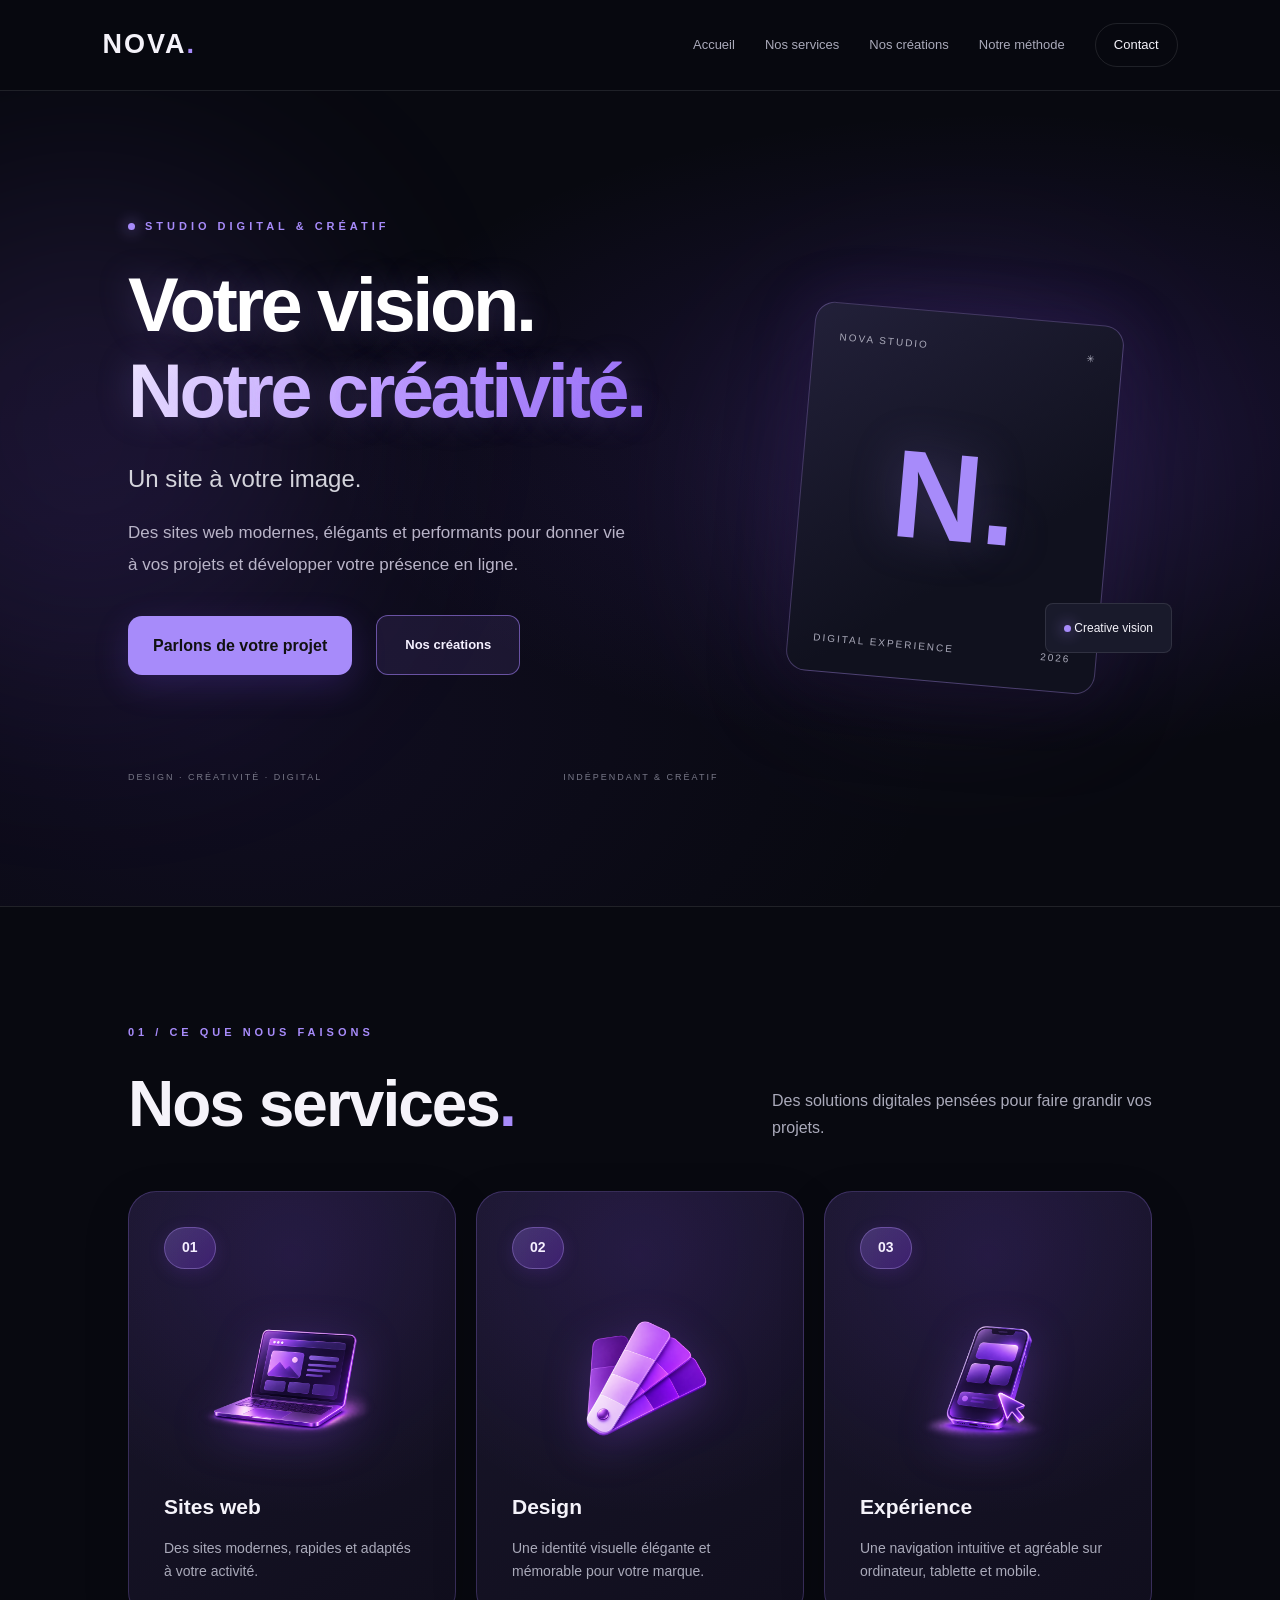
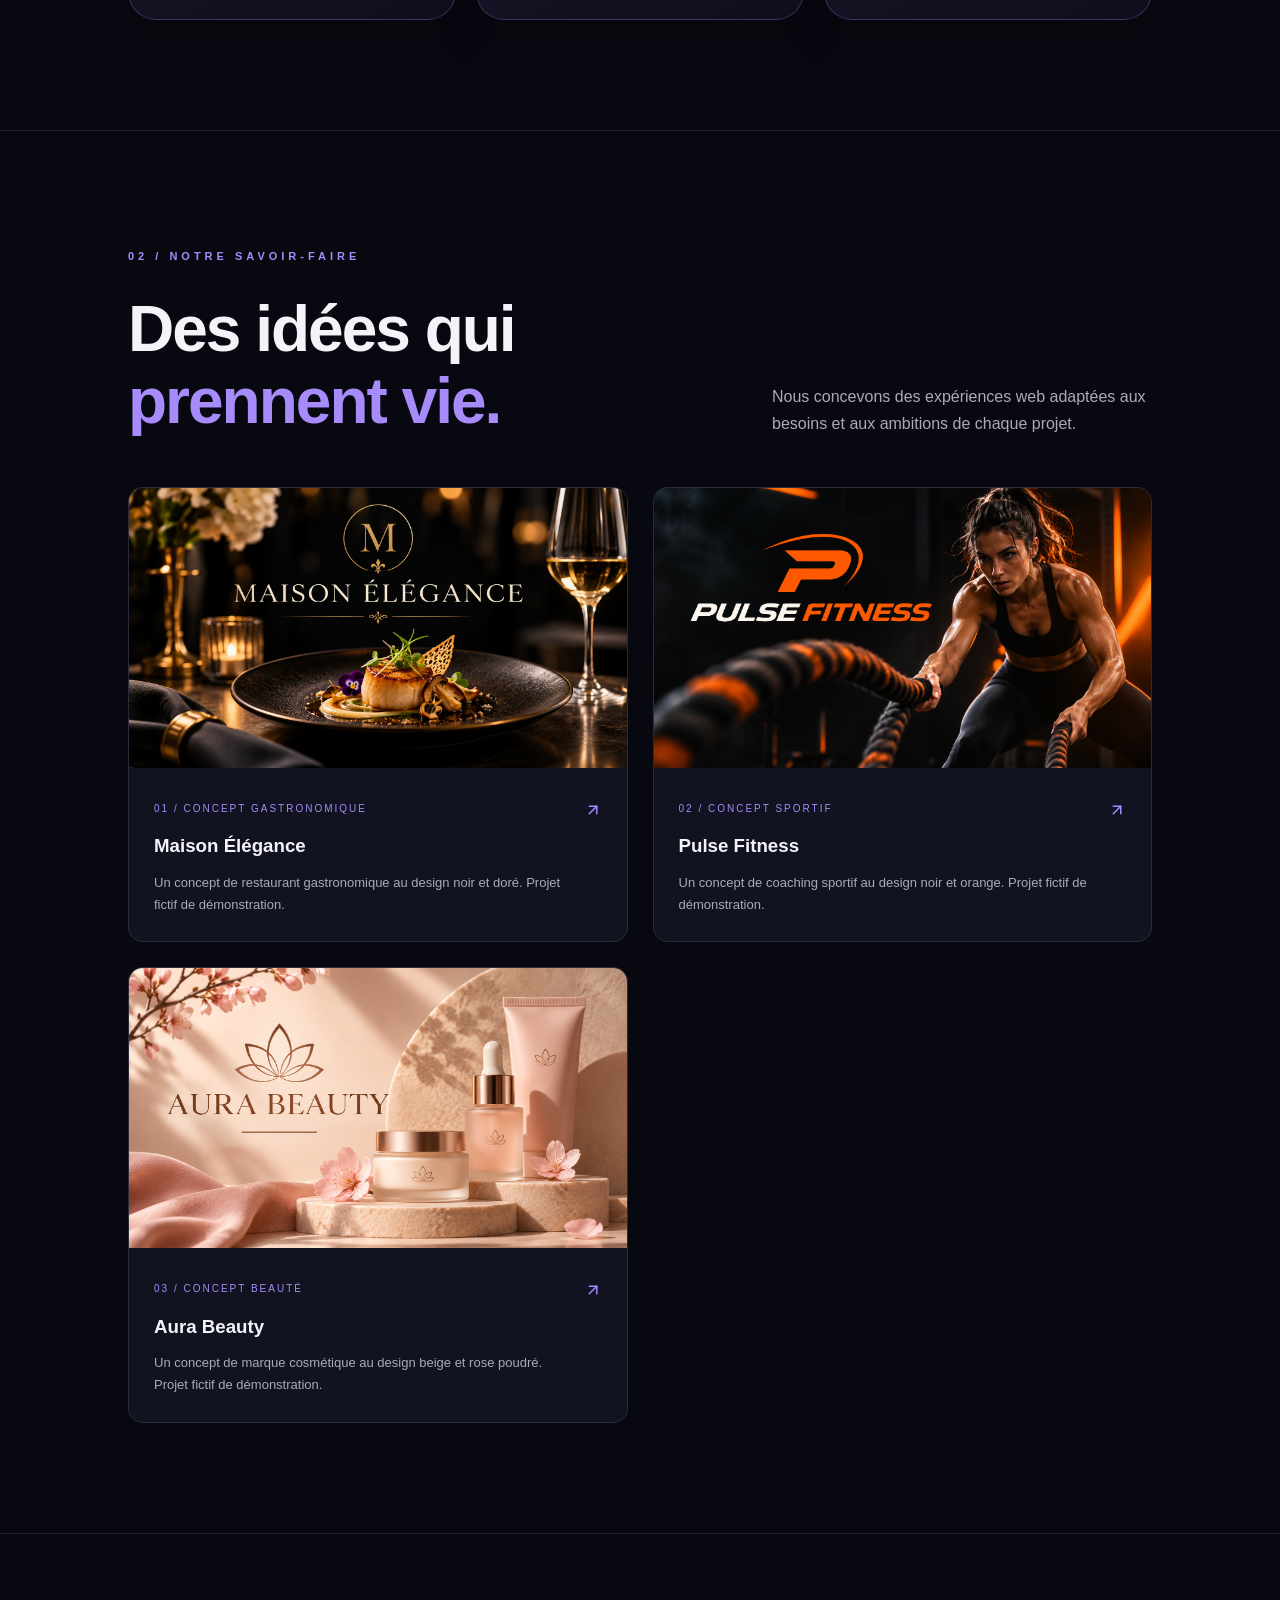
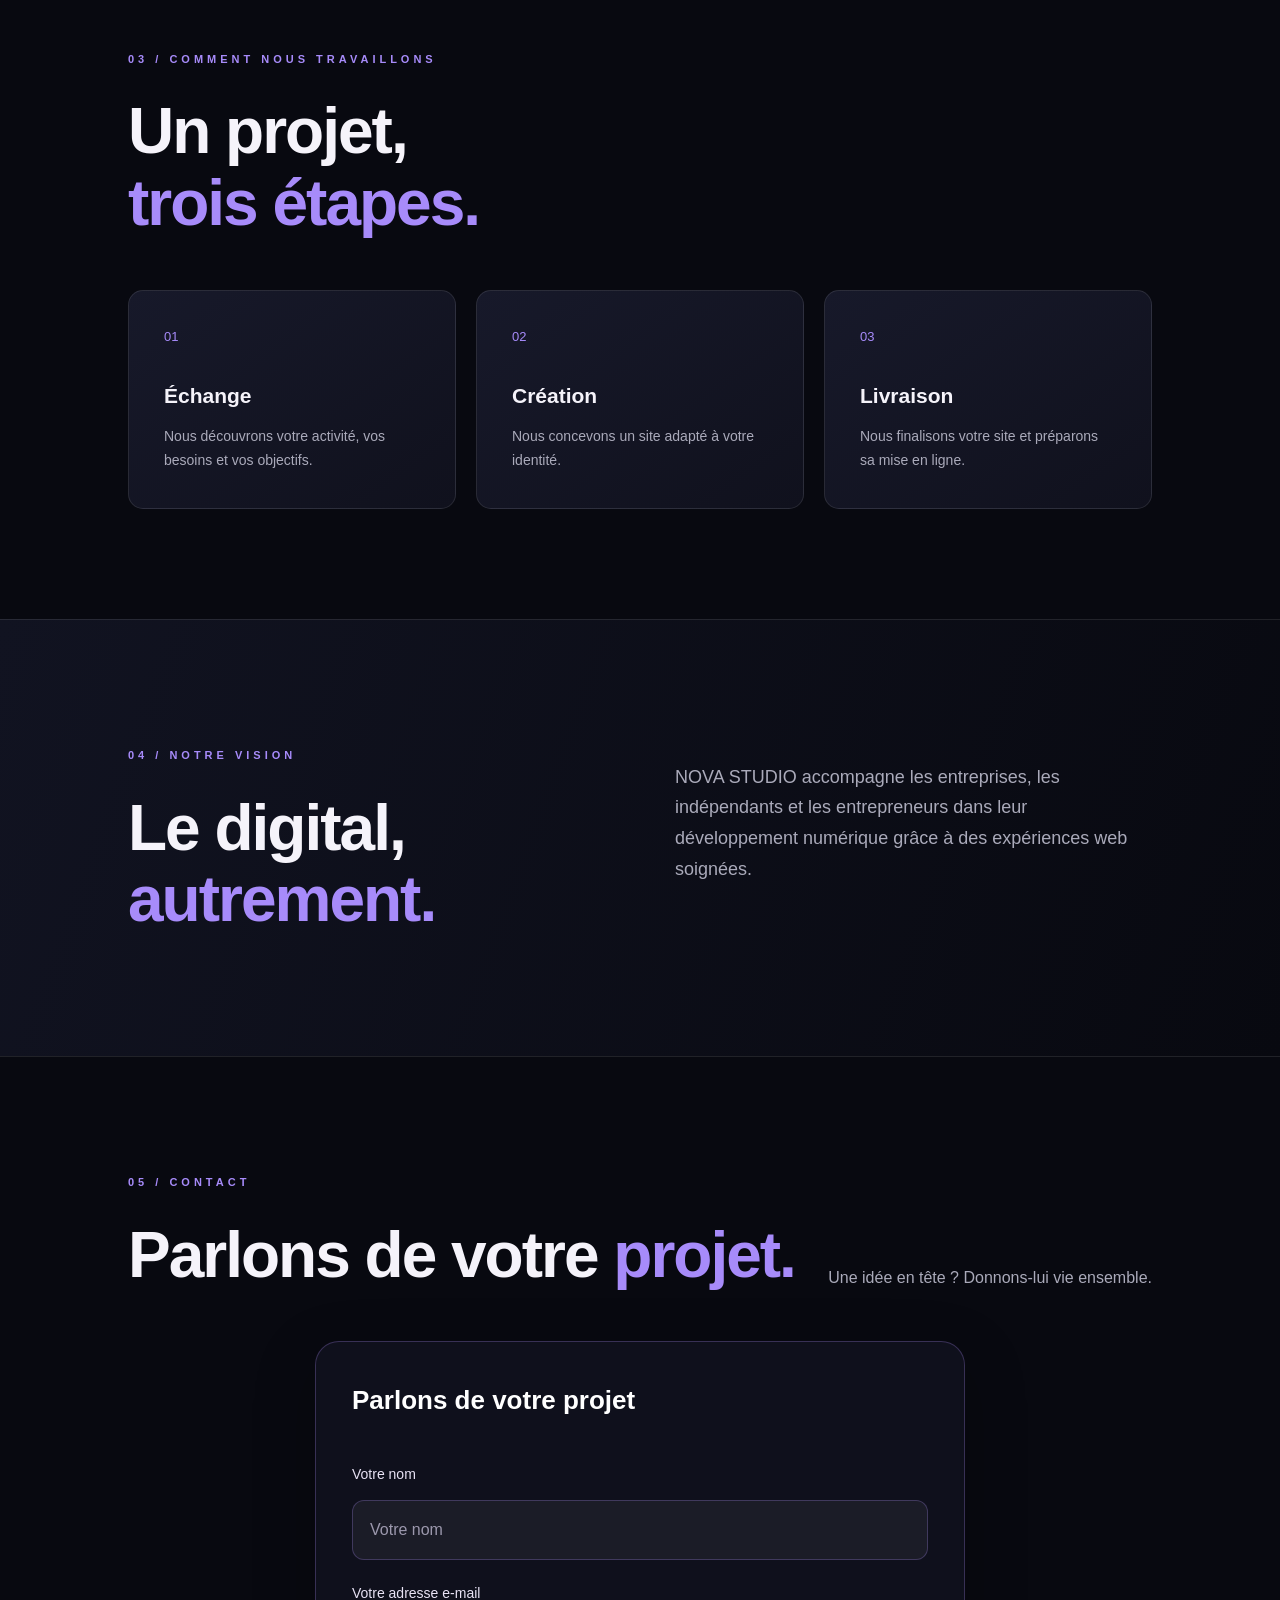
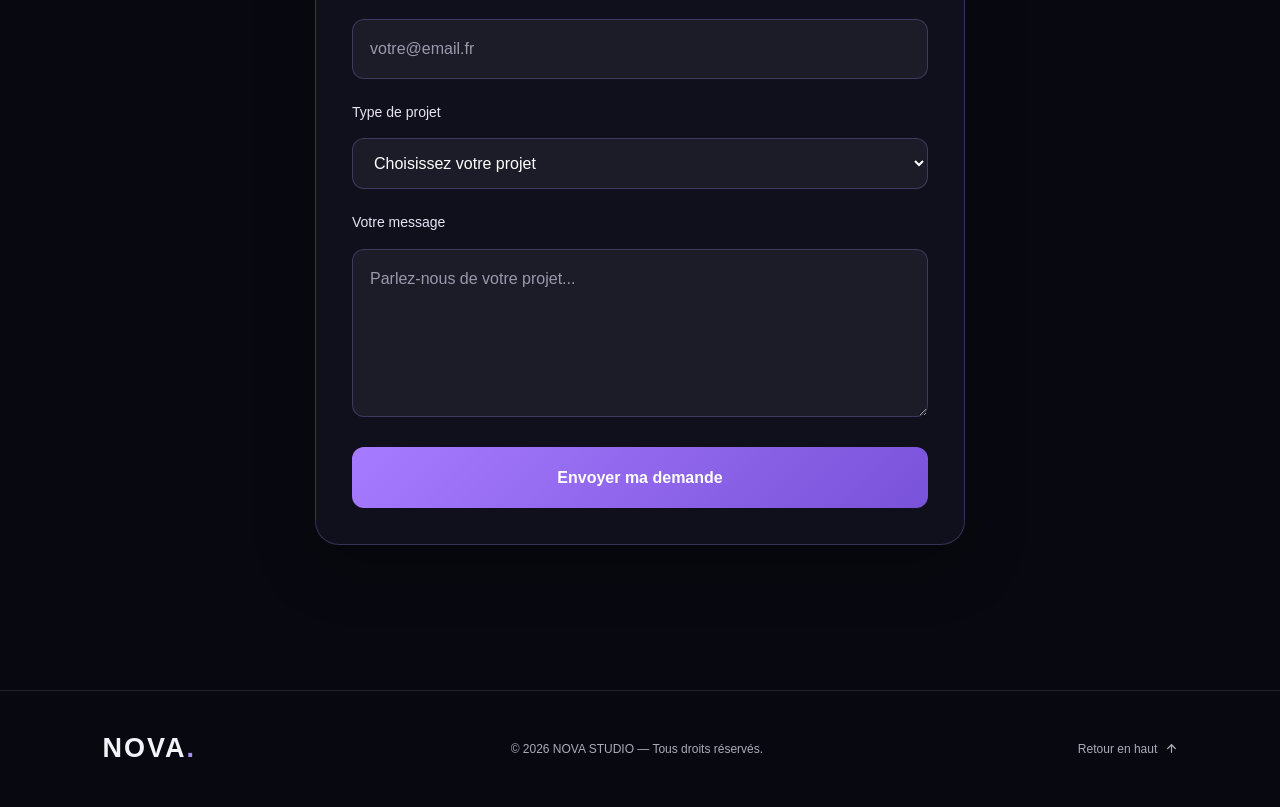
<file: index.html>
<!DOCTYPE html>
<html lang="fr">
<head>
  <meta charset="UTF-8">
  <meta name="viewport" content="width=device-width, initial-scale=1.0">

  <meta name="theme-color" content="#080910">
  <meta name="description" content="NOVA STUDIO crée des sites web modernes, élégants et performants pour les entreprises et entrepreneurs.">

  <title>NOVA STUDIO | Digital & Creative Studio</title>

  <link rel="stylesheet" href="style.css">
</head>

<body>

  <!-- NAVIGATION -->
  <header class="header">
    <a href="#" class="logo">NOVA<span>.</span></a>

    
<nav class="navigation">
  <a href="index.html">Accueil</a>
  <a href="nos-services.html">Nos services</a>
  <a href="nos-creations.html">Nos créations</a>
  <a href="notre-methode.html">Notre méthode</a>
  <a href="contact.html" class="nav-cta">Contact</a>
</nav>
  </header>

  <main>

    <!-- HERO -->
    <section class="hero" id="accueil">

      <div class="hero-content reveal">

        <p class="tag">
          <span class="status-dot"></span>
          STUDIO DIGITAL & CRÉATIF
        </p>

        <h1 class="hero-title">
    <span>Votre vision.</span>
    <span class="hero-title-accent">Notre créativité.</span>
</h1>

<p class="hero-tagline">Un site à votre image.</p>

        <p class="intro">
          Des sites web modernes, élégants et performants
          pour donner vie à vos projets et développer
          votre présence en ligne.
        </p>

        <div class="hero-actions">
          <a href="contact.html" class="button">
            Parlons de votre projet
          </a>

<a href="nos-creations.html" class="secondary-link">
  Nos créations
</a>

        </div>

        <div class="hero-bottom">
          <span>DESIGN · CRÉATIVITÉ · DIGITAL</span>
          <span>INDÉPENDANT & CRÉATIF</span>
        </div>

      </div>

      <div class="hero-visual reveal" aria-hidden="true">
        <div class="glow-orb"></div>

        <div class="visual-card">
          <div class="visual-top">
            <span>NOVA STUDIO</span>
            <span>✳</span>
          </div>

          <div class="visual-symbol">N.</div>

          <div class="visual-bottom">
            <span>DIGITAL EXPERIENCE</span>
            <span>2026</span>
          </div>
        </div>

        <div class="floating-label">
          <span class="status-dot"></span>
          Creative vision
        </div>
      </div>

    </section>

  
<!-- SERVICES -->
<section id="services" class="section reveal">

  <p class="tag">01 / CE QUE NOUS FAISONS</p>

  <div class="section-heading">
    <h2>Nos services<span>.</span></h2>
    <p>Des solutions digitales pensées pour faire grandir vos projets.</p>
  </div>

  <div class="services">

    <article class="service-card">
      <span class="card-number">01</span>
      <div class="card-icon">
        <img src="service-sites-web.png" alt="Illustration d'un ordinateur violet">
      </div>
      <h3>Sites web</h3>
      <p>Des sites modernes, rapides et adaptés à votre activité.</p>
    </article>

    <article class="service-card">
      <span class="card-number">02</span>
      <div class="card-icon">
        <img src="service-design.png" alt="Éventail de couleurs violettes">
      </div>
      <h3>Design</h3>
      <p>Une identité visuelle élégante et mémorable pour votre marque.</p>
    </article>

    <article class="service-card">
      <span class="card-number">03</span>
      <div class="card-icon">
        <img src="service-experience.png" alt="Téléphone violet représentant l'expérience utilisateur">
      </div>
      <h3>Expérience</h3>
      <p>Une navigation intuitive et agréable sur ordinateur, tablette et mobile.</p>
    </article>

  </div>

</section>
    <!-- REALISATIONS -->
<section id="realisations" class="section reveal">

  <p class="tag">02 / NOTRE SAVOIR-FAIRE</p>

  <div class="section-heading">
    <h2>Des idées qui<br><span>prennent vie.</span></h2>
    <p>Nous concevons des expériences web adaptées aux besoins et aux ambitions de chaque projet.</p>
  </div>

  <div class="portfolio-grid">

    <!-- MAISON ÉLÉGANCE -->
    <a href="maison-elegance.html"
       class="portfolio-card"
       style="text-decoration: none; color: inherit;">

      <div class="portfolio-art art-one"
           style="background: none; padding: 0; overflow: hidden;">
        <img
          src="maison-elegance-cover.png"
          alt="Couverture du projet Maison Élégance"
          style="display: block; width: 100%; height: 100%; object-fit: cover;">
      </div>

      <div class="portfolio-info">
        <div>
          <span>01 / CONCEPT GASTRONOMIQUE</span>
          <h3>Maison Élégance</h3>
          <p>Un concept de restaurant gastronomique au design noir et doré. Projet fictif de démonstration.</p>
        </div>
<span class="portfolio-arrow">
  <svg width="18" height="18" viewBox="0 0 24 24" fill="none" stroke="currentColor" stroke-width="2" stroke-linecap="round" stroke-linejoin="round">
    <line x1="7" y1="17" x2="17" y2="7"></line>
    <polyline points="7 7 17 7 17 17"></polyline>
  </svg>
</span>

      </div>

    </a>

    <!-- PULSE FITNESS -->
    <a href="pulse-fitness.html"
       class="portfolio-card"
       style="text-decoration: none; color: inherit;">

      <div class="portfolio-art art-two"
           style="background: none; padding: 0; overflow: hidden;">
        <img
          src="pulse-fitness-cover.png"
          alt="Couverture du projet Pulse Fitness"
          style="display: block; width: 100%; height: 100%; object-fit: cover;">
      </div>

      <div class="portfolio-info">
        <div>
          <span>02 / CONCEPT SPORTIF</span>
          <h3>Pulse Fitness</h3>
          <p>Un concept de coaching sportif au design noir et orange. Projet fictif de démonstration.</p>
        </div>
<span class="portfolio-arrow">
  <svg width="18" height="18" viewBox="0 0 24 24" fill="none" stroke="currentColor" stroke-width="2" stroke-linecap="round" stroke-linejoin="round">
    <line x1="7" y1="17" x2="17" y2="7"></line>
    <polyline points="7 7 17 7 17 17"></polyline>
  </svg>
</span>

      </div>

    </a>

    <!-- AURA BEAUTY -->
    <a href="aura-beauty.html"
       class="portfolio-card"
       style="text-decoration: none; color: inherit;">

      <div class="portfolio-art art-three"
           style="background: none; padding: 0; overflow: hidden;">
        <img
          src="aura-beauty-cover.png"
          alt="Couverture du projet Aura Beauty"
          style="display: block; width: 100%; height: 100%; object-fit: cover;">
      </div>

      <div class="portfolio-info">
        <div>
          <span>03 / CONCEPT BEAUTÉ</span>
          <h3>Aura Beauty</h3>
          <p>Un concept de marque cosmétique au design beige et rose poudré. Projet fictif de démonstration.</p>
        </div>
<span class="portfolio-arrow">
  <svg width="18" height="18" viewBox="0 0 24 24" fill="none" stroke="currentColor" stroke-width="2" stroke-linecap="round" stroke-linejoin="round">
    <line x1="7" y1="17" x2="17" y2="7"></line>
    <polyline points="7 7 17 7 17 17"></polyline>
  </svg>
</span>

      </div>

    </a>

  </div>

</section>
    <!-- METHODE -->
<section id="methode" class="section reveal">

  <p class="tag">03 / COMMENT NOUS TRAVAILLONS</p>

  <div class="section-heading">
    <h2>Un projet,<br><span>trois étapes.</span></h2>
  </div>

  <div class="method-grid">

    <article class="method-card">
      <span>01</span>
      <h3>Échange</h3>
      <p>Nous découvrons votre activité, vos besoins et vos objectifs.</p>
    </article>

    <article class="method-card">
      <span>02</span>
      <h3>Création</h3>
      <p>Nous concevons un site adapté à votre identité.</p>
    </article>

    <article class="method-card">
      <span>03</span>
      <h3>Livraison</h3>
      <p>Nous finalisons votre site et préparons sa mise en ligne.</p>
    </article>

  </div>

</section>
    <!-- A PROPOS -->
<section id="apropos" class="about-section reveal">

  <div>
    <p class="tag">04 / NOTRE VISION</p>
    <h2>Le digital,<br><span>autrement.</span></h2>
  </div>

  <div class="about-content">
    <p>
      NOVA STUDIO accompagne les entreprises,
      les indépendants et les entrepreneurs dans
      leur développement numérique grâce à des
      expériences web soignées.
    </p>
  </div>

</section>
    
<!-- CONTACT -->
<section id="contact" class="section reveal">

  <p class="tag">05 / CONTACT</p>

  <div class="section-heading">
    <h2>Parlons de votre <span>projet.</span></h2>
    <p>Une idée en tête ? Donnons-lui vie ensemble.</p>
  </div>

  <form
    name="contact-nova"
    method="POST"
    action="/merci.html"
    data-netlify="true"
    netlify-honeypot="bot-field"
    class="nova-contact-form"
  >
    <input type="hidden" name="form-name" value="contact-nova">

    <p hidden>
      <label>Ne pas remplir : <input name="bot-field"></label>
    </p>

    <h3>Parlons de votre projet</h3>

    <label for="nova-name">Votre nom</label>
    <input
      id="nova-name"
      type="text"
      name="nom"
      placeholder="Votre nom"
      required
    >

    <label for="nova-email">Votre adresse e-mail</label>
    <input
      id="nova-email"
      type="email"
      name="email"
      placeholder="votre@email.fr"
      required
    >

    <label for="nova-project">Type de projet</label>
    <select id="nova-project" name="type-projet" required>
      <option value="">Choisissez votre projet</option>
     <option value="Créer mon site standard">Créer mon site standard</option>
<option value="Créer mon site premium">Créer mon site premium</option>
<option value="Améliorer mon site">Améliorer mon site</option>
<option value="Autre projet">Autre projet</option>
    </select>

    <label for="nova-message">Votre message</label>
    <textarea
      id="nova-message"
      name="message"
      rows="5"
      placeholder="Parlez-nous de votre projet..."
      required
    ></textarea>

<button type="submit">Envoyer ma demande</button>


  </form>

</section>

  </main>

  <!-- FOOTER -->
  <footer class="footer">
    <a href="#" class="logo">NOVA<span>.</span></a>

    <p>© 2026 NOVA STUDIO — Tous droits réservés.</p>

<a href="#accueil" class="back-top">
    Retour en haut
    <svg width="13" height="13" viewBox="0 0 24 24" fill="none" stroke="currentColor" stroke-width="2.2" stroke-linecap="round" stroke-linejoin="round" style="display: inline-block; vertical-align: middle; margin-left: 4px; transform: translateY(-1px);">
        <line x1="12" y1="19" x2="12" y2="5"></line>
        <polyline points="5 12 12 5 19 12"></polyline>
    </svg>
</a>

  </footer>

  <!-- ANIMATIONS -->
  <script>
    const observer = new IntersectionObserver((entries) => {
      entries.forEach(entry => {
        if (entry.isIntersecting) {
          entry.target.classList.add('visible');
          observer.unobserve(entry.target);
        }
      });
    }, { threshold: 0.12 });

    document.querySelectorAll('.reveal').forEach(element => {
      observer.observe(element);
    });
  </script>

</body>
</html>
</file>
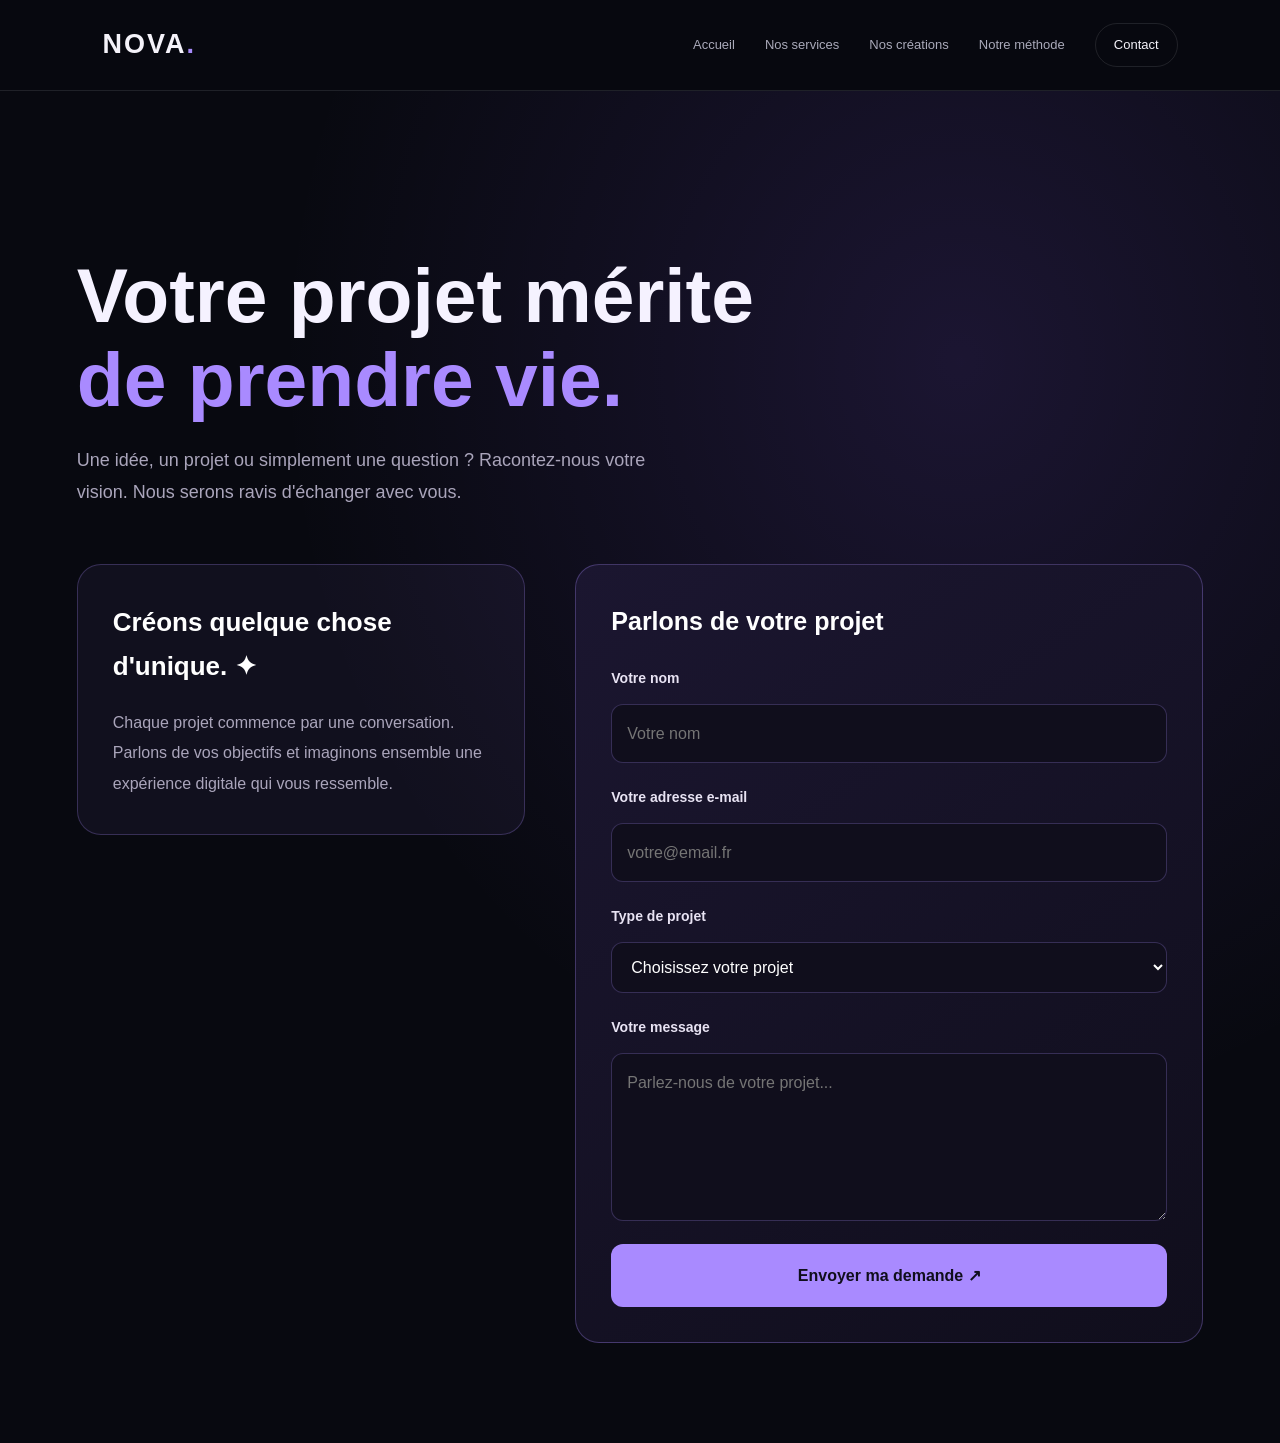
<file: contact.html>
<!DOCTYPE html>
<html lang="fr">
<head>
  <meta charset="UTF-8">
  <meta name="viewport" content="width=device-width, initial-scale=1.0">
  <title>Contact | NOVA STUDIO</title>
  <meta name="description" content="Parlons de votre projet web avec NOVA STUDIO.">
  <link rel="stylesheet" href="style.css">
  <style>
    .contact-page {
      min-height: 100vh;
      padding: 140px 6% 100px;
      background: radial-gradient(ellipse at 75% 20%, rgba(145, 95, 255, .14), transparent 50%);
    }
    .contact-page-inner {
      max-width: 1150px;
      margin: 0 auto;
    }
    .contact-page-tag {
      color: #b48cff;
      letter-spacing: 4px;
      font-size: 12px;
      font-weight: 700;
      text-transform: uppercase;
    }
    .contact-page h1 {
      color: #f5f2ff;
      font-size: clamp(42px, 6vw, 78px);
      line-height: 1.1;
      margin: 22px 0;
    }
    .contact-page h1 span { color: #a98aff; }
    .contact-page-intro {
      color: #aaa5bb;
      font-size: 18px;
      line-height: 1.8;
      max-width: 620px;
      margin-bottom: 55px;
    }
    .contact-page-grid {
      display: grid;
      grid-template-columns: 1fr 1.4fr;
      gap: 50px;
      align-items: start;
    }
    .contact-page-info {
      padding: 35px;
      border: 1px solid rgba(169, 138, 255, .25);
      border-radius: 24px;
      background: rgba(169, 138, 255, .06);
    }
    .contact-page-info h2 {
      color: #fff;
      font-size: 26px;
      margin-bottom: 20px;
    }
    .contact-page-info p {
      color: #aaa5bb;
      line-height: 1.9;
    }
    .contact-page-form {
      display: flex;
      flex-direction: column;
      gap: 13px;
      padding: 35px;
      border: 1px solid rgba(169, 138, 255, .3);
      border-radius: 24px;
      background: linear-gradient(145deg, #1b1630, #100e1c);
    }
    .contact-page-form h2 {
      color: #fff;
      font-size: 25px;
      margin-bottom: 12px;
    }
    .contact-page-form label {
      color: #e8e3f3;
      font-size: 14px;
      font-weight: 600;
    }
    .contact-page-form input,
    .contact-page-form select,
    .contact-page-form textarea {
      width: 100%;
      box-sizing: border-box;
      padding: 15px;
      border: 1px solid rgba(169, 138, 255, .25);
      border-radius: 12px;
      background: #100e1c;
      color: #fff;
      font: inherit;
      margin-bottom: 10px;
    }
    .contact-page-form input:focus,
    .contact-page-form select:focus,
    .contact-page-form textarea:focus {
      outline: none;
      border-color: #b48cff;
    }
    .contact-page-form button {
      padding: 18px;
      border: 0;
      border-radius: 12px;
      background: #a98aff;
      color: #100e1c;
      font: inherit;
      font-weight: 700;
      cursor: pointer;
      transition: transform .3s, box-shadow .3s;
    }
    .contact-page-form button:hover {
      transform: translateY(-3px);
      box-shadow: 0 12px 35px rgba(169, 138, 255, .35);
    }
    @media (max-width: 760px) {
      .contact-page { padding: 110px 5% 70px; }
      .contact-page-grid { grid-template-columns: 1fr; }
      .contact-page-info, .contact-page-form { padding: 25px; }
    }
  </style>
</head>
<body>

  <header class="header">
    <a href="index.html" class="logo">NOVA<span>.</span></a>
   <nav class="navigation">
  <a href="index.html">Accueil</a>
  <a href="nos-services.html">Nos services</a>
  <a href="nos-creations.html">Nos créations</a>
  <a href="notre-methode.html">Notre méthode</a>
  <a href="contact.html" class="nav-cta">Contact</a>
</nav>
  </header>

  <main class="contact-page">
    <div class="contact-page-inner">
      <h1>Votre projet mérite<br><span>de prendre vie.</span></h1>
      <p class="contact-page-intro">
        Une idée, un projet ou simplement une question ?
        Racontez-nous votre vision. Nous serons ravis
        d'échanger avec vous.
      </p>

      <div class="contact-page-grid">
        <div class="contact-page-info">
          <h2>Créons quelque chose d'unique. ✦</h2>
          <p>
            Chaque projet commence par une conversation.
            Parlons de vos objectifs et imaginons ensemble
            une expérience digitale qui vous ressemble.
          </p>
        </div>

        <form
          name="contact-nova"
          method="POST"
          action="/merci.html"
          data-netlify="true"
          netlify-honeypot="bot-field"
          class="contact-page-form"
        >
          <input type="hidden" name="form-name" value="contact-nova">

          <p hidden>
            <label>Ne pas remplir : <input name="bot-field"></label>
          </p>

          <h2>Parlons de votre projet</h2>

          <label for="nova-name">Votre nom</label>
          <input id="nova-name" type="text" name="nom"
                 placeholder="Votre nom" required>

          <label for="nova-email">Votre adresse e-mail</label>
          <input id="nova-email" type="email" name="email"
                 placeholder="votre@email.fr" required>

          <label for="nova-project">Type de projet</label>
          <select id="nova-project" name="type-projet" required>
            <option value="">Choisissez votre projet</option>
           <option value="Créer mon site standard">Créer mon site standard</option>
<option value="Créer mon site premium">Créer mon site premium</option>
<option value="Améliorer mon site">Améliorer mon site</option>
<option value="Autre projet">Autre projet</option>
          </select>

          <label for="nova-message">Votre message</label>
          <textarea id="nova-message" name="message" rows="5"
                    placeholder="Parlez-nous de votre projet..."
                    required></textarea>

          <button type="submit">Envoyer ma demande ↗</button>
        </form>
      </div>
    </div>
  </main>

</body>
</html>
</file>
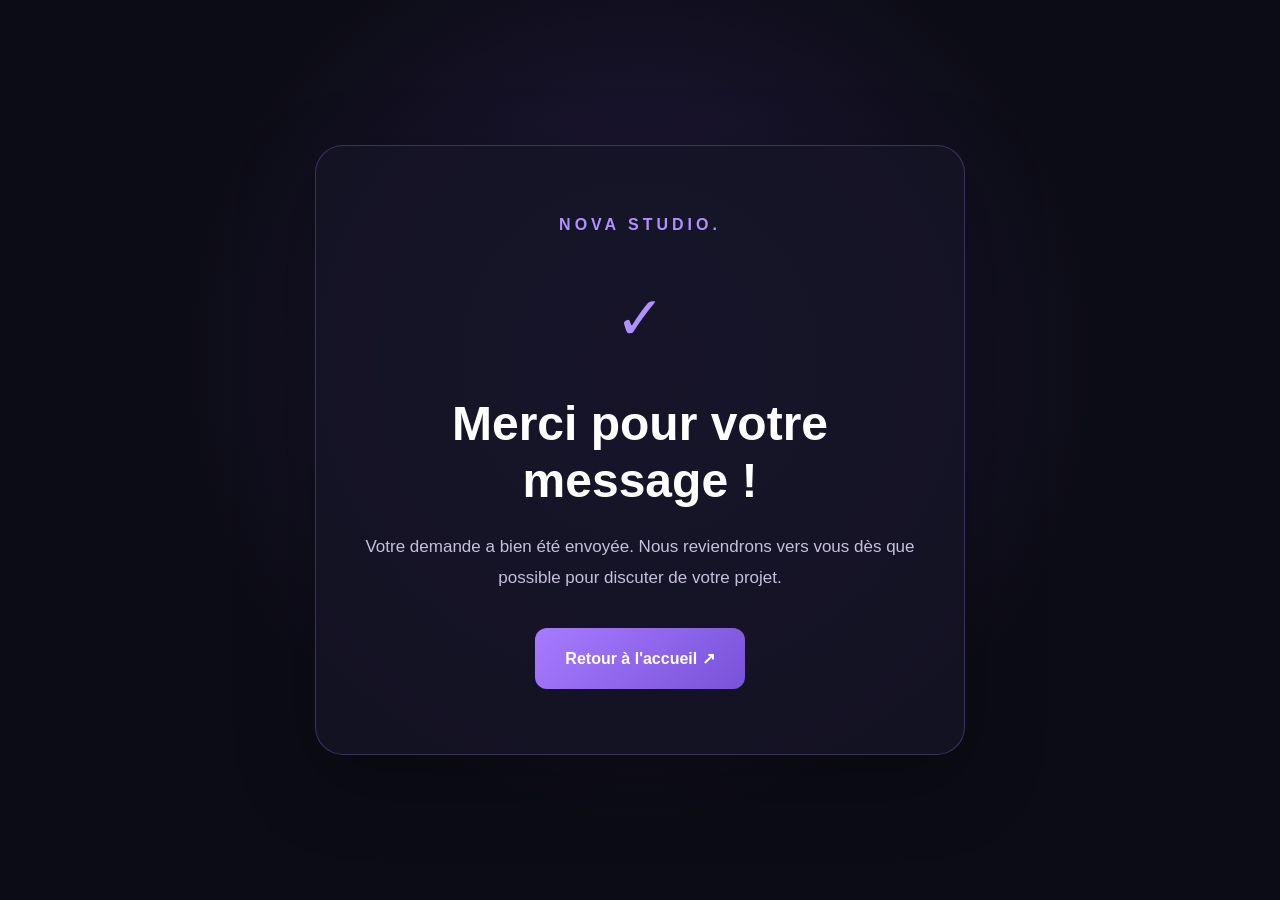
<file: merci.html>
<!DOCTYPE html>
<html lang="fr">
<head>
  <meta charset="UTF-8">
  <meta name="viewport" content="width=device-width, initial-scale=1.0">
  <title>Message envoyé — NOVA STUDIO</title>
  <link rel="stylesheet" href="style.css">

  <style>
    body {
      margin: 0;
      min-height: 100vh;
      background: #0c0c16;
      color: #ffffff;
      font-family: Arial, sans-serif;
    }

    .merci-page {
      min-height: 100vh;
      display: flex;
      align-items: center;
      justify-content: center;
      padding: 30px 20px;
      box-sizing: border-box;
      text-align: center;
      background:
        radial-gradient(
          circle at 50% 40%,
          rgba(145, 93, 255, 0.18),
          transparent 55%
        ),
        #0c0c16;
    }

    .merci-card {
      width: 100%;
      max-width: 650px;
      padding: 65px 35px;
      border: 1px solid rgba(177, 145, 255, 0.25);
      border-radius: 28px;
      background: rgba(22, 20, 38, 0.85);
      box-shadow: 0 25px 80px rgba(0, 0, 0, 0.3);
      box-sizing: border-box;
    }

    .merci-icon {
      font-size: 60px;
      color: #b191ff;
      margin-bottom: 25px;
    }

    .merci-logo {
      color: #b191ff;
      font-weight: bold;
      letter-spacing: 4px;
      margin-bottom: 30px;
    }

    .merci-card h1 {
      font-size: clamp(30px, 5vw, 48px);
      line-height: 1.2;
      margin-bottom: 22px;
    }

    .merci-card p {
      color: #c7c0dc;
      font-size: 17px;
      line-height: 1.8;
      margin-bottom: 35px;
    }

    .merci-button {
      display: inline-block;
      padding: 17px 30px;
      border-radius: 12px;
      background: linear-gradient(
        135deg,
        #a77bff,
        #7852d9
      );
      color: #ffffff;
      text-decoration: none;
      font-weight: bold;
      transition: transform 0.3s;
    }

    .merci-button:hover {
      transform: translateY(-3px);
    }

    @media (max-width: 600px) {
      .merci-card {
        padding: 45px 22px;
      }
    }
  </style>
</head>

<body>

  <main class="merci-page">
    <div class="merci-card">

      <div class="merci-logo">NOVA STUDIO.</div>

      <div class="merci-icon">✓</div>

      <h1>Merci pour votre message !</h1>

      <p>
        Votre demande a bien été envoyée.
        Nous reviendrons vers vous dès que possible
        pour discuter de votre projet.
      </p>

      <a href="index.html" class="merci-button">
        Retour à l'accueil ↗
      </a>

    </div>
  </main>

</body>
</html>
</file>
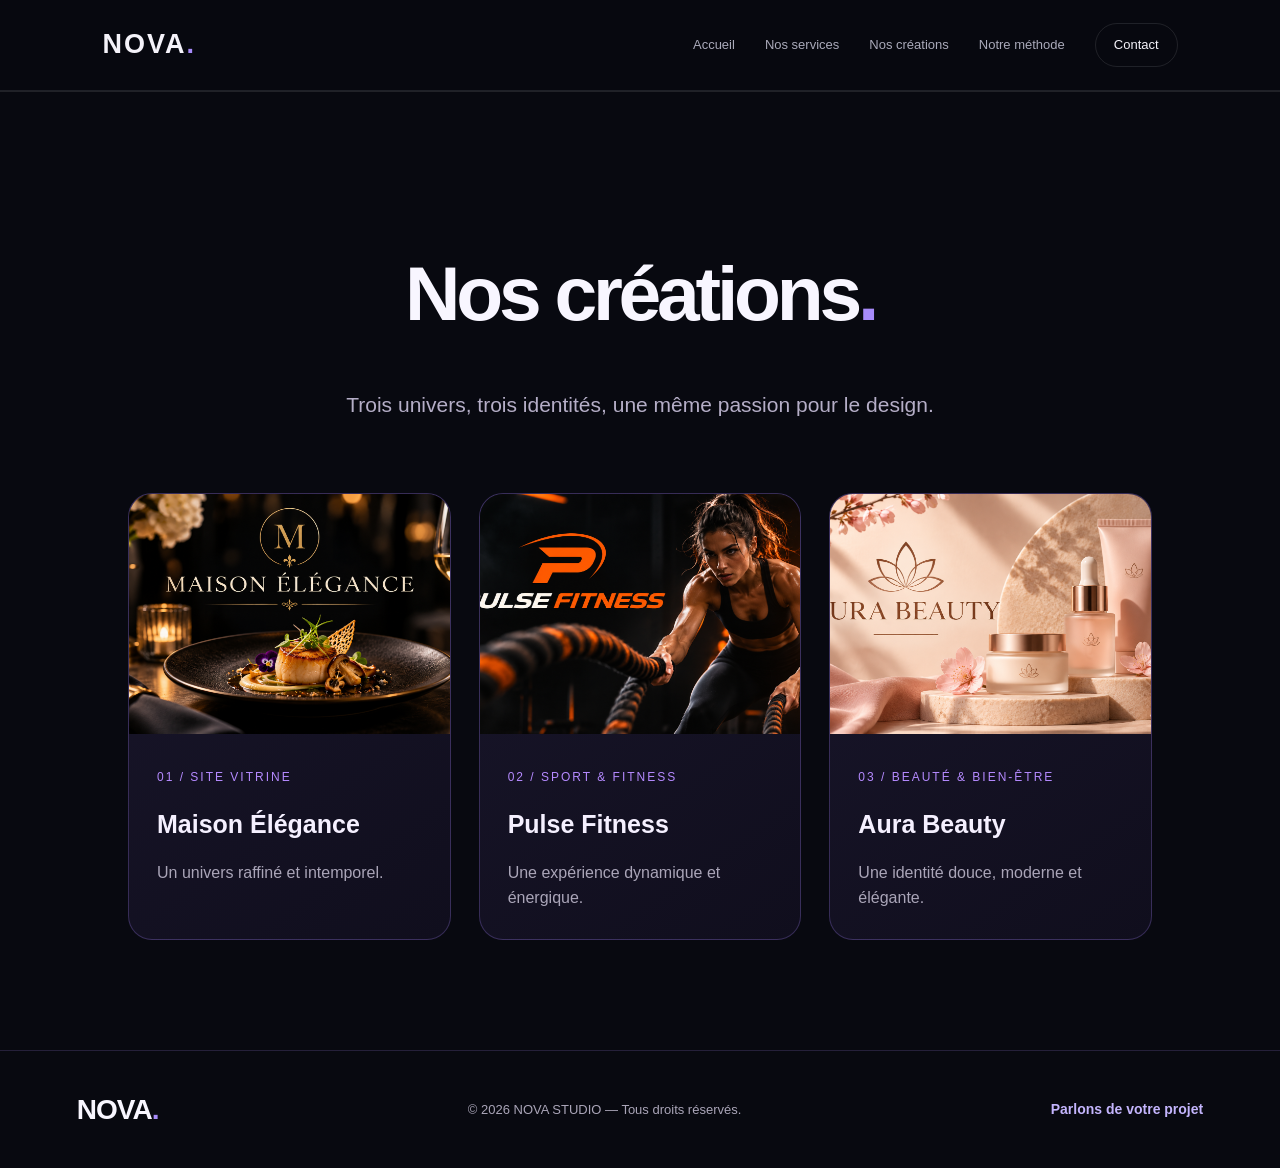
<file: nos-creations.html>
<!DOCTYPE html>
<html lang="fr">
<head>
  <meta charset="UTF-8">
  <meta name="viewport" content="width=device-width, initial-scale=1.0">
  <title>Nos créations | NOVA STUDIO</title>
  <meta name="description" content="Découvrez les créations web de NOVA STUDIO.">
  <link rel="stylesheet" href="style.css">
</head>

<body>

  <header class="header">
    <a href="index.html" class="logo">NOVA<span>.</span></a>

   <nav class="navigation">
  <a href="index.html">Accueil</a>
  <a href="nos-services.html">Nos services</a>
  <a href="nos-creations.html">Nos créations</a>
  <a href="notre-methode.html">Notre méthode</a>
  <a href="contact.html" class="nav-cta">Contact</a>
     </nav>
</header>
  
  <main>
    
<section class="section" id="creations" style="padding-top: 160px;">

  <div class="section-heading nova-page-heading">
    <h1>Nos créations<span>.</span></h1>
    <p>Trois univers, trois identités, une même passion pour le design.</p>
  </div>

      <div class="nova-creations">

    <!-- Carte 1 : Maison Élégance -->
    <a class="nova-creation" href="maison-elegance.html">
      <img src="maison-elegance-cover.png" alt="Aperçu du site Maison Élégance">
      <div class="nova-creation-content">
        <span>01 / SITE VITRINE</span>
        <h2>Maison Élégance</h2>
        <p>Un univers raffiné et intemporel.</p>
      </div>
      <span class="card-arrow">
        <svg width="18" height="18" viewBox="0 0 24 24" fill="none" stroke="currentColor" stroke-width="2" stroke-linecap="round" stroke-linejoin="round">
          <line x1="7" y1="17" x2="17" y2="7"></line>
          <polyline points="7 7 17 7 17 17"></polyline>
        </svg>
      </span>
    </a>

    <!-- Carte 2 : Pulse Fitness -->
    <a class="nova-creation" href="pulse-fitness.html">
      <img src="pulse-fitness-cover.png" alt="Aperçu du site Pulse Fitness">
      <div class="nova-creation-content">
        <span>02 / SPORT & FITNESS</span>
        <h2>Pulse Fitness</h2>
        <p>Une expérience dynamique et énergique.</p>
      </div>
      <span class="card-arrow">
        <svg width="18" height="18" viewBox="0 0 24 24" fill="none" stroke="currentColor" stroke-width="2" stroke-linecap="round" stroke-linejoin="round">
          <line x1="7" y1="17" x2="17" y2="7"></line>
          <polyline points="7 7 17 7 17 17"></polyline>
        </svg>
      </span>
    </a>

    <!-- Carte 3 : Aura Beauty -->
    <a class="nova-creation" href="aura-beauty.html">
      <img src="aura-beauty-cover.png" alt="Aperçu du site Aura Beauty">
      <div class="nova-creation-content">
        <span>03 / BEAUTÉ & BIEN-ÊTRE</span>
        <h2>Aura Beauty</h2>
        <p>Une identité douce, moderne et élégante.</p>
      </div>
      <span class="card-arrow">
        <svg width="18" height="18" viewBox="0 0 24 24" fill="none" stroke="currentColor" stroke-width="2" stroke-linecap="round" stroke-linejoin="round">
          <line x1="7" y1="17" x2="17" y2="7"></line>
          <polyline points="7 7 17 7 17 17"></polyline>
        </svg>
      </span>
    </a>


      </div>
    </section>
  </main>

  <style>
    
/* NOVA — Restaurer les grandes cartes du portfolio */

.nova-creations {
  display: grid !important;
  grid-template-columns: repeat(3, minmax(0, 1fr)) !important;
  gap: 28px !important;
  width: 100% !important;
  max-width: 1200px !important;
  margin: 55px auto 0 !important;
}

.nova-creations .nova-creation {
  width: 100% !important;
  min-width: 0 !important;
}

@media (max-width: 850px) {
  .nova-creations {
    grid-template-columns: 1fr !important;
    max-width: 520px !important;
  }
}

    
/* NOVA STUDIO — Grand titre centré de Nos créations */

#creations .nova-page-heading {
  display: flex !important;
  flex-direction: column !important;
  align-items: center !important;
  justify-content: center !important;
  text-align: center !important;
  width: 100% !important;
  max-width: 950px;
  margin: 0 auto 70px !important;
}

#creations .nova-page-heading h1 {
  display: block !important;
  width: 100% !important;
  max-width: none !important;
  white-space: nowrap;
  text-align: center !important;
  font-size: clamp(32px, 6vw, 88px) !important;
  font-weight: 800;
  line-height: 1.08;
  letter-spacing: -0.055em;
  color: #f8f6ff;
  margin: 0 0 22px !important;
}

#creations .nova-page-heading h1 span {
  color: #a78bfa;
}

#creations .nova-page-heading p {
  display: block !important;
  width: 100% !important;
  max-width: 680px !important;
  text-align: center !important;
  font-size: clamp(17px, 2vw, 21px);
  line-height: 1.7;
  color: #b5aec7;
  margin: 0 auto !important;
}

@media (max-width: 600px) {
  #creations .nova-page-heading {
    margin-bottom: 45px !important;
  }
}

    .nova-creations {
      display: grid;
      grid-template-columns: repeat(3, minmax(0, 1fr));
      gap: 28px;
      margin-top: 55px;
    }

    .nova-creation {
      display: block;
      overflow: hidden;
      border-radius: 24px;
      border: 1px solid rgba(168, 132, 255, 0.25);
      background: linear-gradient(145deg, #19162b, #100e1d);
      text-decoration: none;
      color: #f5f0ff;
      transition: transform 0.35s ease, box-shadow 0.35s ease;
    }

    .nova-creation:hover {
      transform: translateY(-8px);
      box-shadow: 0 18px 55px rgba(126, 58, 242, 0.25);
    }

    .nova-creation img {
      display: block;
      width: 100%;
      aspect-ratio: 4 / 3;
      object-fit: cover;
    }

    .nova-creation-content {
      padding: 28px;
    }

    .nova-creation-content span {
      color: #b58aff;
      font-size: 12px;
      letter-spacing: 2px;
    }

    .nova-creation-content h2 {
      margin: 14px 0;
      font-size: 25px;
    }

    .nova-creation-content p {
      color: #aaa5b8;
      line-height: 1.6;
    }

    @media (max-width: 800px) {
      .nova-creations {
        grid-template-columns: 1fr;
      }
    }
  </style>
     
<!-- FOOTER NOVA STUDIO -->
<footer class="nova-premium-footer">
  <a href="index.html" class="nova-footer-logo">
    NOVA<span>.</span>
  </a>

  <p>© 2026 NOVA STUDIO — Tous droits réservés.</p>

  <a href="contact.html" class="nova-footer-contact">
    Parlons de votre projet
  </a>
</footer>

<style>
  .nova-premium-footer {
    width: 100%;
    padding: 35px 6%;
    display: flex;
    align-items: center;
    justify-content: space-between;
    gap: 25px;
    flex-wrap: wrap;
    border-top: 1px solid rgba(167, 139, 250, 0.18);
    background: #080910;
  }

  .nova-footer-logo {
    color: #f8f6ff;
    font-size: 28px;
    font-weight: 800;
    letter-spacing: -1px;
    text-decoration: none;
  }

  .nova-footer-logo span {
    color: #a78bfa;
  }

  .nova-premium-footer p {
    color: #aaa5b8;
    font-size: 13px;
    margin: 0;
  }

  .nova-footer-contact {
    color: #c4b5fd;
    font-size: 14px;
    font-weight: 600;
    text-decoration: none;
    transition: color 0.2s ease;
  }

  .nova-footer-contact:hover {
    color: #ffffff;
  }

  @media (max-width: 700px) {
    .nova-premium-footer {
      flex-direction: column;
      text-align: center;
      padding: 35px 20px;
    }
  }
  
/* NOVA — Correction de la mise en page ordinateur */

body {
  display: block !important;
  width: 100% !important;
  min-height: 100vh;
  margin: 0;
}

body > .header {
  width: 100% !important;
  box-sizing: border-box;
}

body > main {
  display: block !important;
  width: 100% !important;
  clear: both;
}

body > main > .section {
  display: block !important;
  width: 100% !important;
  box-sizing: border-box;
}

.nova-creations {
  width: 100% !important;
  max-width: 1200px !important;
  margin: 55px auto 0 !important;
  grid-template-columns: repeat(3, minmax(0, 1fr)) !important;
}

@media (max-width: 850px) {
  .nova-creations {
    grid-template-columns: 1fr !important;
  }
}
  /* NOVA STUDIO — Mise en page du portfolio */

#creations {
  display: block !important;
  width: 100% !important;
  max-width: 1400px !important;
  margin-left: auto !important;
  margin-right: auto !important;
  box-sizing: border-box;
}

#creations .nova-creations {
  display: grid !important;
  grid-template-columns: repeat(3, minmax(0, 1fr)) !important;
  gap: 28px !important;
  width: 100% !important;
  max-width: 1200px !important;
  margin: 55px auto 0 !important;
}

#creations .nova-creation {
  width: 100% !important;
  min-width: 0 !important;
}

@media (max-width: 850px) {
  #creations .nova-creations {
    grid-template-columns: 1fr !important;
    max-width: 520px !important;
  }
}

</style>


</body>
</html>
</file>
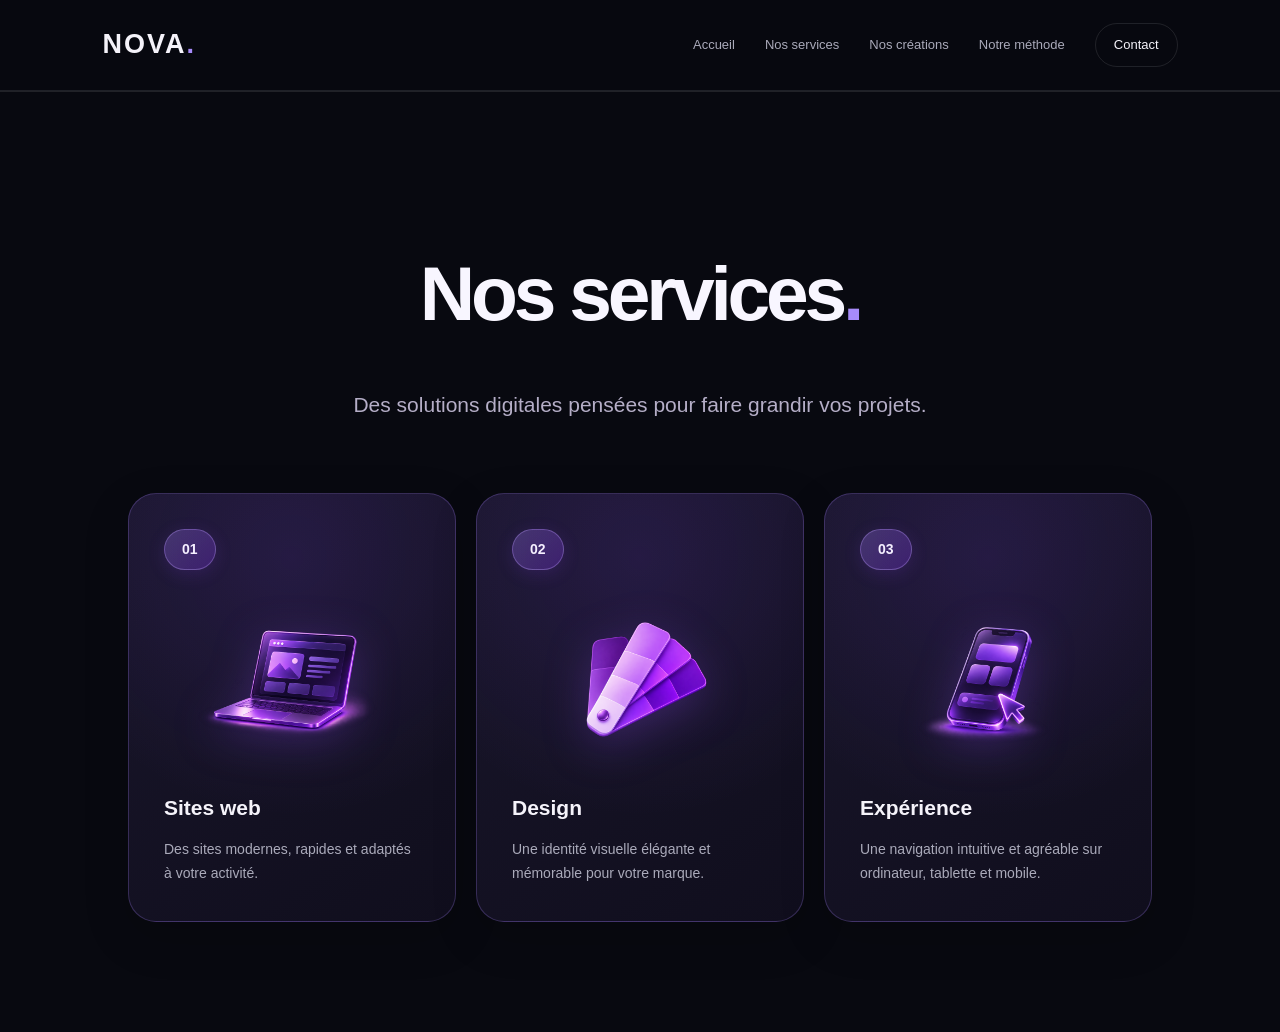
<file: nos-services.html>
<!DOCTYPE html>
<html lang="fr">
  
<style>
  /* NOVA STUDIO — Titre premium de la page Services */

  #services .nova-page-heading {
    text-align: center;
    max-width: 950px;
    margin: 0 auto 70px;
  }

  #services .nova-page-heading h1 {
    font-size: clamp(48px, 7vw, 88px);
    font-weight: 800;
    line-height: 1.08;
    letter-spacing: -0.055em;
    margin: 0 0 24px;
    color: #f8f6ff;
  }

  #services .nova-page-heading h1 span {
    color: #a78bfa;
  }

  #services .nova-page-heading p {
    font-size: clamp(17px, 2vw, 21px);
    line-height: 1.7;
    color: #b5aec7;
    max-width: 680px;
    margin: 0 auto;
    text-align: center;
  }

  @media (max-width: 600px) {
    #services .nova-page-heading {
      margin-bottom: 45px;
    }
  }
  
/* Correction : titre et description centrés */

#services .nova-page-heading {
  display: flex !important;
  flex-direction: column !important;
  align-items: center !important;
  justify-content: center !important;
  text-align: center !important;
  width: 100% !important;
}

#services .nova-page-heading h1 {
  display: block !important;
  width: 100% !important;
  max-width: none !important;
  white-space: nowrap;
  text-align: center !important;
  margin: 0 0 22px !important;
  font-size: clamp(34px, 6vw, 88px) !important;
}

#services .nova-page-heading p {
  display: block !important;
  width: 100% !important;
  max-width: 680px !important;
  text-align: center !important;
  margin: 0 auto !important;
}

</style>

<head>
  <meta charset="UTF-8">
  <meta name="viewport" content="width=device-width, initial-scale=1.0">
  <title>Nos services | NOVA STUDIO</title>
  <meta name="description" content="Découvrez les services de création web, design et expérience utilisateur de NOVA STUDIO.">
  <link rel="stylesheet" href="style.css">
</head>

<body>

  <header class="header">
    <a href="index.html" class="logo">NOVA<span>.</span></a>

    <nav class="navigation">
  <a href="index.html">Accueil</a>
  <a href="nos-services.html">Nos services</a>
  <a href="nos-creations.html">Nos créations</a>
  <a href="notre-methode.html">Notre méthode</a>
  <a href="contact.html" class="nav-cta">Contact</a>
</nav>
  </header>

  <main>
    <section class="section" id="services" style="padding-top: 160px;">

  <div class="section-heading nova-page-heading">
    <h1>Nos services<span>.</span></h1>
    <p>Des solutions digitales pensées pour faire grandir vos projets.</p>
  </div>

      <div class="services">

        <article class="service-card">
          <span class="card-number">01</span>
          <div class="card-icon">
            <img src="service-sites-web.png" alt="Ordinateur violet">
          </div>
          <h3>Sites web</h3>
          <p>Des sites modernes, rapides et adaptés à votre activité.</p>
        </article>

        <article class="service-card">
          <span class="card-number">02</span>
          <div class="card-icon">
            <img src="service-design.png" alt="Éventail de couleurs violettes">
          </div>
          <h3>Design</h3>
          <p>Une identité visuelle élégante et mémorable pour votre marque.</p>
        </article>

        <article class="service-card">
          <span class="card-number">03</span>
          <div class="card-icon">
            <img src="service-experience.png" alt="Téléphone violet">
          </div>
          <h3>Expérience</h3>
          <p>Une navigation intuitive et agréable sur ordinateur, tablette et mobile.</p>
        </article>

      </div>
    </section>
  </main>

</body>
</html>
</file>
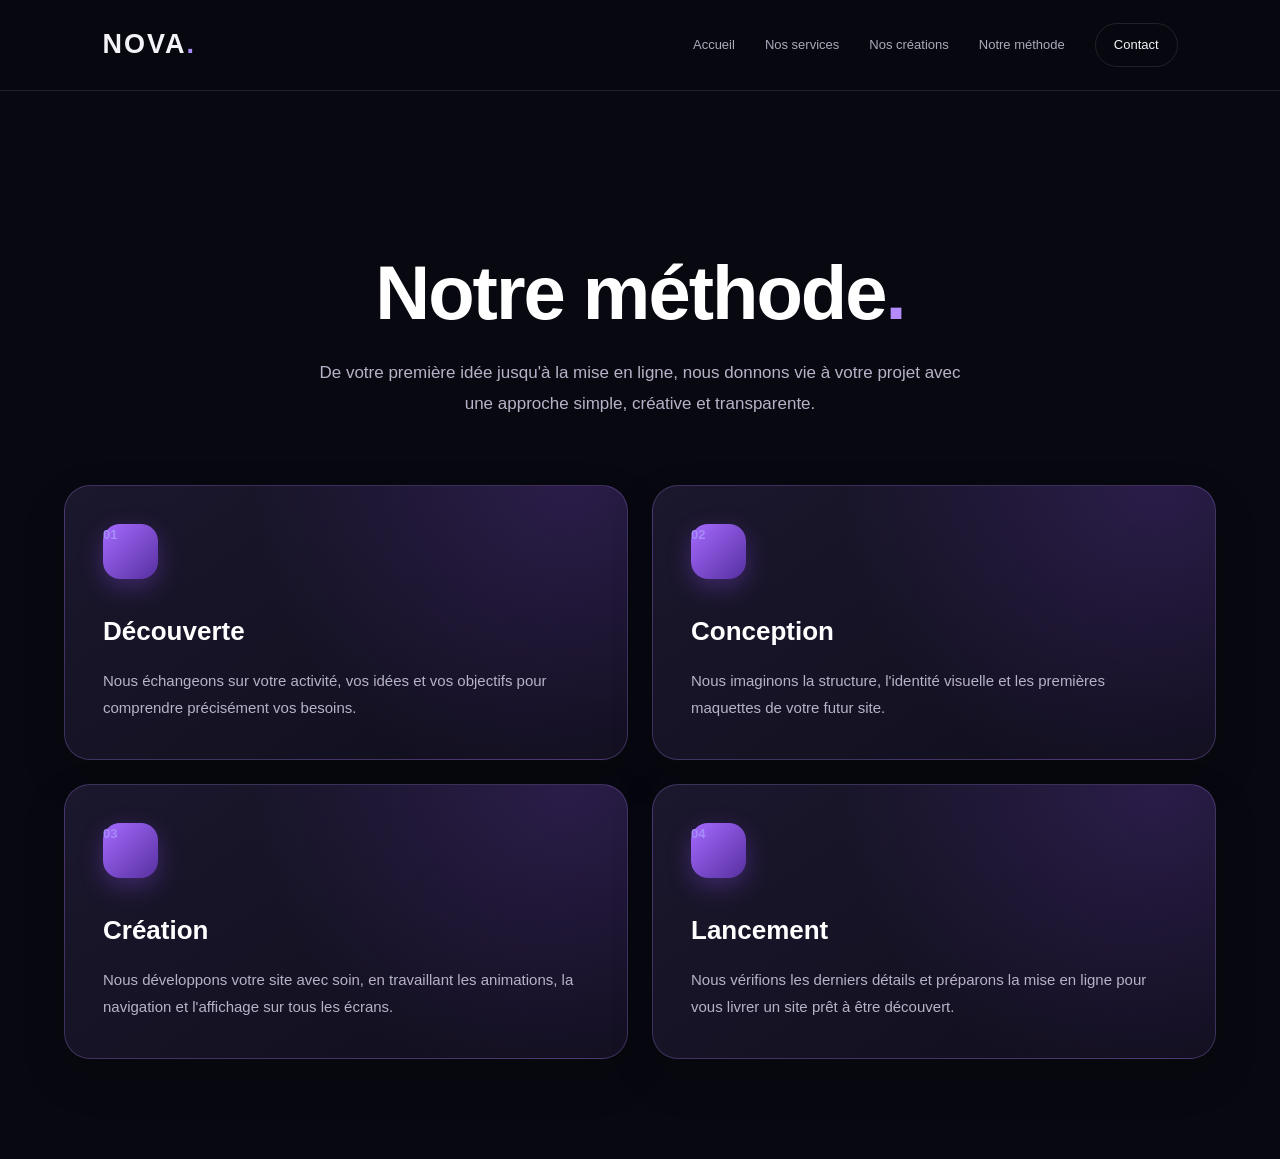
<file: notre-methode.html>
<!DOCTYPE html>
<html lang="fr">
<head>
  <meta charset="UTF-8">
  <meta name="viewport" content="width=device-width, initial-scale=1.0">
  <meta name="description" content="Découvrez la méthode de NOVA STUDIO, de la première idée à la mise en ligne de votre site.">
  <title>Notre méthode | NOVA STUDIO</title>
  <link rel="stylesheet" href="style.css">
  <style>
    .method-page {
      padding: 160px 24px 100px;
      max-width: 1200px;
      margin: 0 auto;
    }

    .method-intro {
      text-align: center;
      margin-bottom: 65px;
    }

    .method-eyebrow {
      display: inline-block;
      color: #b58aff;
      font-size: 12px;
      font-weight: 700;
      letter-spacing: 3px;
      text-transform: uppercase;
      margin-bottom: 22px;
    }

    .method-intro h1 {
      color: #fff;
      font-size: clamp(42px, 6vw, 76px);
      letter-spacing: -2px;
      line-height: 1.1;
      margin: 0 0 24px;
    }

    .method-intro h1 span {
      color: #b58aff;
    }

    .method-intro p {
      color: #b8b2c8;
      max-width: 650px;
      margin: 0 auto;
      font-size: 17px;
      line-height: 1.8;
    }

    .method-grid {
      display: grid;
      grid-template-columns: repeat(2, minmax(0, 1fr));
      gap: 24px;
    }

    .method-card {
      position: relative;
      overflow: hidden;
      padding: 38px;
      min-height: 270px;
      border-radius: 26px;
      border: 1px solid rgba(181, 138, 255, 0.25);
      background:
        radial-gradient(circle at 90% 0%,
          rgba(148, 80, 255, 0.17), transparent 55%),
        linear-gradient(145deg, #1b172d, #100e1c);
      box-shadow: 0 18px 45px rgba(0, 0, 0, 0.15);
      transition: transform 0.35s ease,
                  border-color 0.35s ease,
                  box-shadow 0.35s ease;
    }

    .method-card:hover {
      transform: translateY(-7px);
      border-color: #b58aff;
      box-shadow: 0 20px 55px rgba(126, 58, 242, 0.2);
    }

    .method-number {
      display: inline-flex;
      align-items: center;
      justify-content: center;
      width: 55px;
      height: 55px;
      border-radius: 17px;
      color: #fff;
      font-weight: 800;
      font-size: 19px;
      background: linear-gradient(135deg, #a56aff, #5730a0);
      box-shadow: 0 8px 25px rgba(151, 85, 255, 0.3);
      margin-bottom: 30px;
    }

    .method-card h2 {
      color: #fff;
      font-size: 26px;
      margin: 0 0 14px;
    }

    .method-card p {
      color: #b8b2c8;
      line-height: 1.8;
      margin: 0;
      font-size: 15px;
    }

    .method-footer {
      text-align: center;
      margin-top: 60px;
      color: #b8b2c8;
    }

    .method-footer a {
      display: inline-block;
      margin-top: 20px;
      padding: 16px 28px;
      border-radius: 12px;
      color: #fff;
      text-decoration: none;
      font-weight: 700;
      background: linear-gradient(135deg, #9660f5, #6236ba);
      box-shadow: 0 10px 30px rgba(126, 58, 242, 0.25);
      transition: transform 0.3s ease;
    }

    .method-footer a:hover {
      transform: translateY(-4px);
    }

    @media (max-width: 700px) {
      .method-page {
        padding: 120px 18px 70px;
      }

      .method-grid {
        grid-template-columns: 1fr;
      }

      .method-card {
        min-height: auto;
        padding: 28px;
      }
    }
  </style>
</head>

<body>
  <header class="header">
    <a href="index.html" class="logo">NOVA<span>.</span></a>

   <nav class="navigation">
  <a href="index.html">Accueil</a>
  <a href="nos-services.html">Nos services</a>
  <a href="nos-creations.html">Nos créations</a>
  <a href="notre-methode.html">Notre méthode</a>
  <a href="contact.html" class="nav-cta">Contact</a>
</nav>
  </header>

  <main class="method-page">
    <div class="method-intro">
      <h1>Notre méthode<span>.</span></h1>
      <p>
        De votre première idée jusqu'à la mise en ligne,
        nous donnons vie à votre projet avec une approche
        simple, créative et transparente.
      </p>
    </div>

    <div class="method-grid">
      <article class="method-card">
        <span class="method-number">01</span>
        <h2>Découverte</h2>
        <p>
          Nous échangeons sur votre activité, vos idées
          et vos objectifs pour comprendre précisément
          vos besoins.
        </p>
      </article>

      <article class="method-card">
        <span class="method-number">02</span>
        <h2>Conception</h2>
        <p>
          Nous imaginons la structure, l'identité visuelle
          et les premières maquettes de votre futur site.
        </p>
      </article>

      <article class="method-card">
        <span class="method-number">03</span>
        <h2>Création</h2>
        <p>
          Nous développons votre site avec soin,
          en travaillant les animations, la navigation
          et l'affichage sur tous les écrans.
        </p>
      </article>

      <article class="method-card">
        <span class="method-number">04</span>
        <h2>Lancement</h2>
        <p>
          Nous vérifions les derniers détails
          et préparons la mise en ligne
          pour vous livrer un site prêt à être découvert.
        </p>
      </article>
    </div>

   
  </main>
</body>
</html>
</file>
<file: style.css>
/* =====================================
   NOVA STUDIO — PREMIUM EXPERIENCE V2
===================================== */

:root {
  --background: #080910;
  --surface: #111321;
  --surface-light: #191b2d;
  --accent: #a78bfa;
  --accent-light: #c4b5fd;
  --text: #f5f3fa;
  --muted: #aaaaba;
  --border: rgba(255,255,255,0.10);
  --glow: rgba(167,139,250,0.25);
}

* {
  margin: 0;
  padding: 0;
  box-sizing: border-box;
}

html {
  scroll-behavior: smooth;
  scroll-padding-top: 90px;
}

body {
  background: var(--background);
  color: var(--text);
  font-family: Arial, sans-serif;
  line-height: 1.7;
  overflow-x: hidden;
}

a {
  color: inherit;
  text-decoration: none;
}

::selection {
  background: var(--accent);
  color: #080910;
}

/* NAVIGATION */

.header {
  position: sticky;
  top: 0;
  z-index: 100;
  display: flex;
  justify-content: space-between;
  align-items: center;
  padding: 22px 8%;
  background: rgba(8,9,16,0.85);
  backdrop-filter: blur(18px);
  border-bottom: 1px solid var(--border);
}

.logo {
  font-size: 27px;
  font-weight: 900;
  letter-spacing: 2px;
}

.logo span,
h2 span {
  color: var(--accent);
}

.navigation {
  display: flex;
  align-items: center;
  gap: 30px;
}

.navigation a {
  color: var(--muted);
  font-size: 13px;
  transition: color .3s;
}

.navigation a:hover {
  color: var(--accent);
}

.navigation .nav-cta {
  padding: 10px 18px;
  color: var(--text);
  border: 1px solid var(--border);
  border-radius: 30px;
}

.nav-cta span {
  color: var(--accent);
}

/* HERO */

.hero {
  position: relative;
  max-width: 1500px;
  min-height: 700px;
  margin: auto;
  padding: 120px 10%;
  display: grid;
  grid-template-columns: 1.2fr .8fr;
  align-items: center;
  gap: 40px;
  overflow: hidden;
}

.hero::before {
  content: "";
  position: absolute;
  width: 500px;
  height: 500px;
  top: 0;
  left: -200px;
  background: var(--glow);
  filter: blur(120px);
  border-radius: 50%;
  pointer-events: none;
}

.hero-content,
.hero-visual {
  position: relative;
  z-index: 1;
}

.tag {
  display: inline-flex;
  align-items: center;
  gap: 10px;
  color: var(--accent);
  font-size: 11px;
  font-weight: bold;
  letter-spacing: 4px;
  margin-bottom: 28px;
}

.status-dot {
  display: inline-block;
  width: 7px;
  height: 7px;
  background: var(--accent);
  border-radius: 50%;
  box-shadow: 0 0 15px var(--accent);
}

.hero h1 {
  max-width: 800px;
  font-size: clamp(48px, 6vw, 84px);
  line-height: 1.08;
  letter-spacing: -4px;
  margin-bottom: 30px;
}

.hero h1 span {
  display: block;
  color: var(--accent);
  text-shadow: 0 0 35px var(--glow);
}

.intro {
  max-width: 510px;
  color: var(--muted);
  font-size: 17px;
  margin-bottom: 35px;
}

.hero-actions {
  display: flex;
  align-items: center;
  flex-wrap: wrap;
  gap: 24px;
}

.button {
  display: inline-flex;
  align-items: center;
  gap: 15px;
  padding: 16px 25px;
  background: var(--accent);
  color: #111;
  border-radius: 7px;
  font-weight: bold;
  box-shadow: 0 0 25px var(--glow);
  transition: .3s;
}

.button:hover {
  transform: translateY(-4px);
  background: var(--accent-light);
  box-shadow: 0 0 40px var(--glow);
}

.secondary-link {
  display: inline-flex;
  align-items: center;
  justify-content: center;
  padding: 16px 25px;
  border: 1px solid rgba(168, 85, 247, 0.45);
  border-radius: 7px;
  background: rgba(168, 85, 247, 0.06);
  color: #ffffff;
  font-size: 13px;
  font-weight: bold;
  transition: .3s;
}

.secondary-link:hover {
  border-color: var(--accent);
  background: rgba(168, 85, 247, 0.15);
  transform: translateY(-4px);
}

.hero-bottom {
  display: flex;
  justify-content: space-between;
  gap: 15px;
  margin-top: 95px;
  color: #777787;
  font-size: 9px;
  letter-spacing: 2px;
}

/* VISUAL HERO */

.hero-visual {
  display: flex;
  align-items: center;
  justify-content: center;
  min-height: 400px;
}

.glow-orb {
  position: absolute;
  width: 330px;
  height: 330px;
  background: var(--accent);
  opacity: .18;
  filter: blur(100px);
  border-radius: 50%;
  animation: pulse 5s ease-in-out infinite;
}

.visual-card {
  position: relative;
  z-index: 1;
  width: 310px;
  height: 370px;
  padding: 25px;
  display: flex;
  flex-direction: column;
  justify-content: space-between;
  border: 1px solid rgba(196,181,253,.3);
  border-radius: 20px;
  background: linear-gradient(145deg,#222039,#10111e 65%);
  box-shadow: 0 30px 90px rgba(0,0,0,.5);
  transform: rotate(5deg);
  animation: float 6s ease-in-out infinite;
}

.visual-top,
.visual-bottom {
  display: flex;
  justify-content: space-between;
  color: var(--muted);
  font-size: 10px;
  letter-spacing: 2px;
}

.visual-symbol {
  text-align: center;
  color: var(--accent);
  font-size: 125px;
  font-weight: 900;
  text-shadow: 0 0 50px var(--glow);
}

.floating-label {
  position: absolute;
  right: -20px;
  bottom: 45px;
  z-index: 2;
  padding: 14px 18px;
  background: #191a2b;
  border: 1px solid var(--border);
  border-radius: 8px;
  font-size: 12px;
}

/* SECTIONS */

.section {
  padding: 110px 10%;
  border-top: 1px solid var(--border);
}

.section-heading {
  display: flex;
  justify-content: space-between;
  align-items: end;
  gap: 30px;
  margin-bottom: 50px;
}

.section-heading h2,
.about-section h2,
.contact-content h2 {
  font-size: clamp(38px,5vw,65px);
  line-height: 1.12;
  letter-spacing: -2px;
}

.section-heading > p {
  max-width: 380px;
  color: var(--muted);
}

/* SERVICE CARDS */

.services {
  display: grid;
  grid-template-columns: repeat(3,1fr);
  gap: 20px;
}

.service-card,
.method-card {
  position: relative;
  padding: 35px;
  min-height: 260px;
  background: linear-gradient(145deg,#17192a,#10111d);
  border: 1px solid var(--border);
  border-radius: 15px;
  overflow: hidden;
  transition: .35s;
}

.service-card:hover,
.method-card:hover {
  transform: translateY(-8px);
  border-color: var(--accent);
  box-shadow: 0 15px 50px rgba(167,139,250,.12);
}

.card-number {
  color: #777787;
  font-size: 11px;
}

.card-icon {
  margin: 25px 0;
  color: var(--accent);
  font-size: 30px;
}

.service-card h3,
.method-card h3 {
  margin-bottom: 12px;
  font-size: 21px;
}

.service-card p,
.method-card p {
  color: var(--muted);
  font-size: 14px;
}

.card-arrow {
  position: absolute;
  right: 30px;
  bottom: 28px;
  color: var(--accent);
  opacity: 0;
  transition: .3s;
}

.service-card:hover .card-arrow {
  opacity: 1;
}

/* PORTFOLIO */

.portfolio-grid {
  display: grid;
  grid-template-columns: repeat(2,1fr);
  gap: 25px;
}

.portfolio-card {
  background: var(--surface);
  border: 1px solid var(--border);
  border-radius: 15px;
  overflow: hidden;
  transition: .3s;
}

.portfolio-card:hover {
  transform: translateY(-6px);
  border-color: var(--accent);
}

.portfolio-art {
  min-height: 240px;
  display: grid;
  place-items: center;
  overflow: hidden;
}

.portfolio-large {
  grid-column: span 2;
}

.portfolio-large .portfolio-art {
  min-height: 350px;
}

.art-one {
  background: radial-gradient(circle at center,#514078,#171426 65%);
}

.art-two {
  background: linear-gradient(135deg,#29213e,#111321);
}

.art-three {
  background: radial-gradient(circle at 70% 30%,#57408a,#111321 70%);
}

.portfolio-art > span {
  color: rgba(255,255,255,.9);
  font-size: clamp(45px,9vw,100px);
  font-weight: 900;
  letter-spacing: -5px;
  text-align: center;
}

.portfolio-info {
  padding: 25px;
  display: flex;
  justify-content: space-between;
  gap: 15px;
}

.portfolio-info > div > span {
  color: var(--accent);
  font-size: 10px;
  letter-spacing: 2px;
}

.portfolio-info h3 {
  margin: 10px 0;
}

.portfolio-info p {
  color: var(--muted);
  font-size: 13px;
}

.portfolio-arrow {
  color: var(--accent);
  font-size: 22px;
}

/* METHOD */

.method-grid {
  display: grid;
  grid-template-columns: repeat(3,1fr);
  gap: 20px;
}

.method-card {
  min-height: 210px;
}

.method-card > span {
  color: var(--accent);
  font-size: 13px;
  display: block;
  margin-bottom: 30px;
}

/* ABOUT */

.about-section {
  padding: 120px 10%;
  border-top: 1px solid var(--border);
  display: grid;
  grid-template-columns: 1fr 1fr;
  gap: 70px;
  align-items: center;
  background: linear-gradient(110deg,#111321,#080910);
}

.about-content p {
  color: var(--muted);
  font-size: 18px;
  margin-bottom: 30px;
}

/* CONTACT */

.contact-section {
  position: relative;
  padding: 130px 10%;
  text-align: center;
  overflow: hidden;
  border-top: 1px solid var(--border);
}

.contact-content {
  position: relative;
  z-index: 1;
}

.contact-content h2 span {
  display: block;
  color: var(--accent);
  text-shadow: 0 0 35px var(--glow);
}

.contact-content p {
  color: var(--muted);
  margin: 25px auto 35px;
  max-width: 450px;
}

.contact-decoration {
  position: absolute;
  left: 50%;
  bottom: -110px;
  transform: translateX(-50%);
  font-size: 260px;
  font-weight: 900;
  color: rgba(167,139,250,.035);
  pointer-events: none;
}

/* FOOTER */

.footer {
  padding: 35px 8%;
  display: flex;
  justify-content: space-between;
  align-items: center;
  gap: 20px;
  border-top: 1px solid var(--border);
}

.footer p,
.back-top {
  color: var(--muted);
  font-size: 12px;
}

.back-top:hover {
  color: var(--accent);
}

/* ANIMATIONS */

.reveal {
  opacity: 0;
  transform: translateY(25px);
  transition: opacity .8s ease, transform .8s ease;
}

.reveal.visible {
  opacity: 1;
  transform: translateY(0);
}

@keyframes float {
  0%,100% { transform: translateY(0) rotate(5deg); }
  50% { transform: translateY(-15px) rotate(2deg); }
}

@keyframes pulse {
  0%,100% { transform: scale(1); opacity: .15; }
  50% { transform: scale(1.2); opacity: .25; }
}

/* ACCESSIBILITÉ */

@media (prefers-reduced-motion: reduce) {
  *, *::before, *::after {
    scroll-behavior: auto !important;
    animation-duration: .01ms !important;
    transition-duration: .01ms !important;
  }

  .reveal {
    opacity: 1;
    transform: none;
  }
}

/* RESPONSIVE */

@media (max-width: 900px) {
  .hero {
    grid-template-columns: 1fr;
    padding: 90px 8%;
  }

  .hero-visual {
    min-height: 350px;
  }

  .services,
  .method-grid {
    grid-template-columns: repeat(2,1fr);
  }

  .about-section {
    grid-template-columns: 1fr;
    gap: 30px;
  }
}

@media (max-width: 600px) {
  .header {
    padding: 18px 5%;
    flex-wrap: wrap;
    gap: 15px;
  }

  .navigation {
    gap: 13px;
    flex-wrap: wrap;
  }

  .navigation a {
    font-size: 11px;
  }

  .hero {
    padding: 75px 7%;
  }

  .hero h1 {
    letter-spacing: -2px;
  }

  .hero-bottom {
    margin-top: 55px;
    flex-direction: column;
  }

  .section,
  .about-section {
    padding: 75px 7%;
  }

  .section-heading {
    align-items: flex-start;
    flex-direction: column;
  }

  .services,
  .method-grid,
  .portfolio-grid {
    grid-template-columns: 1fr;
  }

  .portfolio-large {
    grid-column: span 1;
  }

  .portfolio-large .portfolio-art {
    min-height: 240px;
  }

  .visual-card {
    width: 250px;
    height: 310px;
  }

  .visual-symbol {
    font-size: 95px;
  }

  .floating-label {
    right: 0;
  }

  .footer {
    flex-direction: column;
    text-align: center;
  }

  .contact-section {
    padding: 90px 7%;
  }
}

/* FORMULAIRE DE CONTACT PREMIUM NOVA */

.nova-contact-form {
  width: 100%;
  max-width: 650px;
  margin: 50px auto 35px;
  padding: 36px;
  display: flex;
  flex-direction: column;
  gap: 14px;
  text-align: left;
  background: rgba(18, 18, 32, 0.78);
  border: 1px solid rgba(177, 145, 255, 0.25);
  border-radius: 24px;
  box-shadow: 0 20px 60px rgba(0, 0, 0, 0.25);
  box-sizing: border-box;
}

.nova-contact-form h3 {
  color: #ffffff;
  font-size: 26px;
  margin: 0 0 18px;
}

.nova-contact-form label {
  color: #e8e2f4;
  font-size: 14px;
  font-weight: 500;
  margin-top: 8px;
}

.nova-contact-form input,
.nova-contact-form select,
.nova-contact-form textarea {
  width: 100%;
  padding: 15px 17px;
  background: rgba(255, 255, 255, 0.05);
  border: 1px solid rgba(177, 145, 255, 0.25);
  border-radius: 12px;
  color: #ffffff;
  font: inherit;
  outline: none;
  box-sizing: border-box;
  transition: border-color 0.3s, box-shadow 0.3s;
}

.nova-contact-form input:focus,
.nova-contact-form select:focus,
.nova-contact-form textarea:focus {
  border-color: #b191ff;
  box-shadow: 0 0 0 3px rgba(177, 145, 255, 0.12);
}

.nova-contact-form input::placeholder,
.nova-contact-form textarea::placeholder {
  color: #9c98ad;
}

.nova-contact-form select option {
  background: #181527;
  color: #ffffff;
}

.nova-contact-form textarea {
  resize: vertical;
  min-height: 130px;
}

.nova-contact-form button {
  margin-top: 16px;
  padding: 17px 24px;
  border: none;
  border-radius: 12px;
  background: linear-gradient(135deg, #a77bff, #7852d9);
  color: #ffffff;
  font: inherit;
  font-weight: 700;
  cursor: pointer;
  transition: transform 0.3s, box-shadow 0.3s;
}

.nova-contact-form button:hover {
  transform: translateY(-3px);
  box-shadow: 0 10px 30px rgba(167, 123, 255, 0.3);
}

@media (max-width: 600px) {
  .nova-contact-form {
    padding: 24px 18px;
    margin-top: 35px;
  }

  .nova-contact-form h3 {
    font-size: 22px;
  }
}

/* NOVA STUDIO — Halo premium sur l'accueil */

.hero {
  position: relative;
  isolation: isolate;
}

.hero::before {
  content: "";
  position: absolute;
  top: 5%;
  left: -12%;
  width: 65%;
  height: 85%;
  background: radial-gradient(
    ellipse,
    rgba(160, 120, 255, 0.13) 0%,
    rgba(125, 80, 220, 0.06) 40%,
    transparent 72%
  );
  filter: blur(35px);
  pointer-events: none;
  z-index: -1;
}

/* NOVA STUDIO — Effet premium du bouton d'accueil */

.hero-actions .button {
  transition: transform 0.3s ease,
              box-shadow 0.3s ease,
              filter 0.3s ease;
}

.hero-actions .button:hover {
  transform: translateY(-4px);
  box-shadow: 0 12px 35px rgba(168, 132, 255, 0.4);
  filter: brightness(1.08);
}

.hero-actions .button:active {
  transform: translateY(-1px);
}


/* NOVA STUDIO — Deuxième bouton de l'accueil */

.hero-actions a.secondary-link {
  display: inline-flex;
  align-items: center;
  justify-content: center;
  padding: 18px 28px;
  border: 1px solid rgba(168, 132, 255, 0.55);
  border-radius: 12px;
  background: rgba(168, 132, 255, 0.10);
  color: #f5f0ff;
  font-weight: 600;
  text-decoration: none;
  transition: transform 0.3s ease,
              background 0.3s ease,
              box-shadow 0.3s ease;
}

.hero-actions a.secondary-link:hover {
  transform: translateY(-4px);
  background: rgba(168, 132, 255, 0.20);
  box-shadow: 0 12px 35px rgba(168, 132, 255, 0.20);
}
/* NOVA STUDIO — Nouveau design des services */

.services .service-card {
  border-radius: 28px;
  border: 1px solid rgba(168, 132, 255, 0.25);
  background:
    radial-gradient(
      circle at 50% 15%,
      rgba(137, 70, 255, 0.13),
      transparent 65%
    ),
    linear-gradient(145deg, #19162b, #100e1d);

  box-shadow: 0 15px 45px rgba(0, 0, 0, 0.18);

  transition:
    transform 0.35s ease,
    border-color 0.35s ease,
    box-shadow 0.35s ease;
}

.services .service-card:hover {
  transform: translateY(-8px);
  border-color: #b58aff;
  box-shadow:
    0 18px 55px rgba(126, 58, 242, 0.22),
    0 0 25px rgba(168, 132, 255, 0.12);
}
/* NOVA STUDIO — Illustrations des services */

.services .service-card .card-icon:has(img) {
  width: 100%;
  height: 170px;
  display: flex;
  align-items: center;
  justify-content: center;
  background: transparent;
  box-shadow: none;
}

.services .service-card .card-icon img {
  display: block;
  max-width: 100%;
  width: 210px;
  height: 160px;
  object-fit: contain;
  filter: drop-shadow(0 10px 22px rgba(151, 85, 255, 0.25));
}

/* NOVA STUDIO — Nouvelle accroche */

.hero-title {
    display: flex;
    flex-direction: column;
    gap: 4px;
    color: #FFFFFF;
    font-size: clamp(42px, 6vw, 76px);
    font-weight: 700;
    line-height: 1.08;
    letter-spacing: -2.5px;
    margin-bottom: 18px;
}

.hero-title span {
    display: block;
}

.hero-title .hero-title-accent {
    color: #A78BFA;
}

.hero-tagline {
    color: #D4D4DC;
    font-size: 20px;
    font-weight: 500;
    margin-bottom: 18px;
}

@media (max-width: 600px) {
    .hero-title {
        font-size: 43px;
        letter-spacing: -1.5px;
    }

    .hero-tagline {
        font-size: 17px;
    }
}

/* Correction de l'accroche NOVA STUDIO */

.hero-content .hero-title span {
    color: #FFFFFF !important;
    font-size: clamp(42px, 6vw, 76px) !important;
    line-height: 1.08;
}

.hero-content .hero-title span.hero-title-accent {
    color: #A78BFA !important;
}

.hero-content .hero-tagline {
    color: #D4D4DC !important;
    font-size: 24px !important;
    font-weight: 500;
    line-height: 1.4;
    margin-top: 12px;
    margin-bottom: 22px;
}

@media (max-width: 600px) {
    .hero-content .hero-tagline {
        font-size: 19px !important;
    }
}
/* NOVA STUDIO — Badges premium des services */

.services .service-card .card-number {
  display: inline-flex;
  align-items: center;
  justify-content: center;
  padding: 8px 17px;
  border-radius: 50px;
  background: linear-gradient(
    135deg,
    rgba(168, 132, 255, 0.28),
    rgba(112, 46, 205, 0.35)
  );
  border: 1px solid rgba(190, 155, 255, 0.35);
  color: #f5efff;
  font-size: 14px;
  font-weight: 700;
  box-shadow: 0 4px 18px rgba(145, 75, 255, 0.15);
}
/* NOVA STUDIO — Masquer les flèches inutiles */
.services .service-card .card-arrow {
  display: none;
}



/* ==========================================
   NOVA STUDIO — ACCUEIL PREMIUM
   ========================================== */

/* Ambiance profonde et halos violets */
.hero {
  position: relative;
  isolation: isolate;
  overflow: hidden;
  min-height: 88vh;
  background:
    radial-gradient(
      ellipse at 78% 42%,
      rgba(123, 65, 245, 0.17),
      transparent 48%
    ),
    radial-gradient(
      ellipse at 18% 78%,
      rgba(92, 52, 185, 0.10),
      transparent 48%
    ),
    #080910;
}

/* Halo décoratif */
.hero::before {
  content: "";
  position: absolute;
  width: 480px;
  height: 480px;
  top: 12%;
  right: 3%;
  border-radius: 50%;
  background: rgba(145, 91, 255, 0.13);
  filter: blur(110px);
  pointer-events: none;
  z-index: -1;
}

/* Titre plus affirmé */
.hero .hero-title {
  letter-spacing: -0.045em;
  line-height: 1.08;
  text-wrap: balance;
}

.hero .hero-title-accent {
  background: linear-gradient(
    110deg,
    #f0e8ff 0%,
    #bd9aff 45%,
    #8e62f5 100%
  );
  -webkit-background-clip: text;
  background-clip: text;
  -webkit-text-fill-color: transparent;
}

/* Texte d'introduction */
.hero .intro {
  color: #b9b4c8;
  line-height: 1.85;
}

/* Bouton principal */
.hero .button {
  border-radius: 14px;
  box-shadow: 0 10px 35px rgba(130, 80, 255, 0.20);
  transition:
    transform 0.3s ease,
    box-shadow 0.3s ease;
}

.hero .button:hover {
  transform: translateY(-4px);
  box-shadow: 0 16px 45px rgba(145, 91, 255, 0.35);
}

/* Lien secondaire */
.hero .secondary-link {
  transition: transform 0.3s ease, color 0.3s ease;
}

.hero .secondary-link:hover {
  transform: translateY(-3px);
  color: #d8c6ff;
}

/* Visuel NOVA */
.hero .visual-card {
  border: 1px solid rgba(185, 150, 255, 0.30);
  box-shadow:
    0 25px 75px rgba(0, 0, 0, 0.40),
    0 0 65px rgba(132, 75, 255, 0.15);
  transition:
    transform 0.5s ease,
    box-shadow 0.5s ease;
}

.hero .visual-card:hover {
  transform: translateY(-8px);
  box-shadow:
    0 35px 85px rgba(0, 0, 0, 0.50),
    0 0 90px rgba(132, 75, 255, 0.25);
}

/* Adaptation mobile */
@media (max-width: 768px) {
  .hero {
    min-height: auto;
  }

  .hero::before {
    width: 280px;
    height: 280px;
    right: -80px;
    top: 20%;
  }

  .hero .hero-title {
    letter-spacing: -0.025em;
  }
}

/* Respect des préférences d'animation */
@media (prefers-reduced-motion: reduce) {
  .hero .button,
  .hero .secondary-link,
  .hero .visual-card {
    transition: none;
  }
}
.nova-creation {
  position: relative;
}

.nova-creation:hover .card-arrow {
  opacity: 1;
}
</file>
